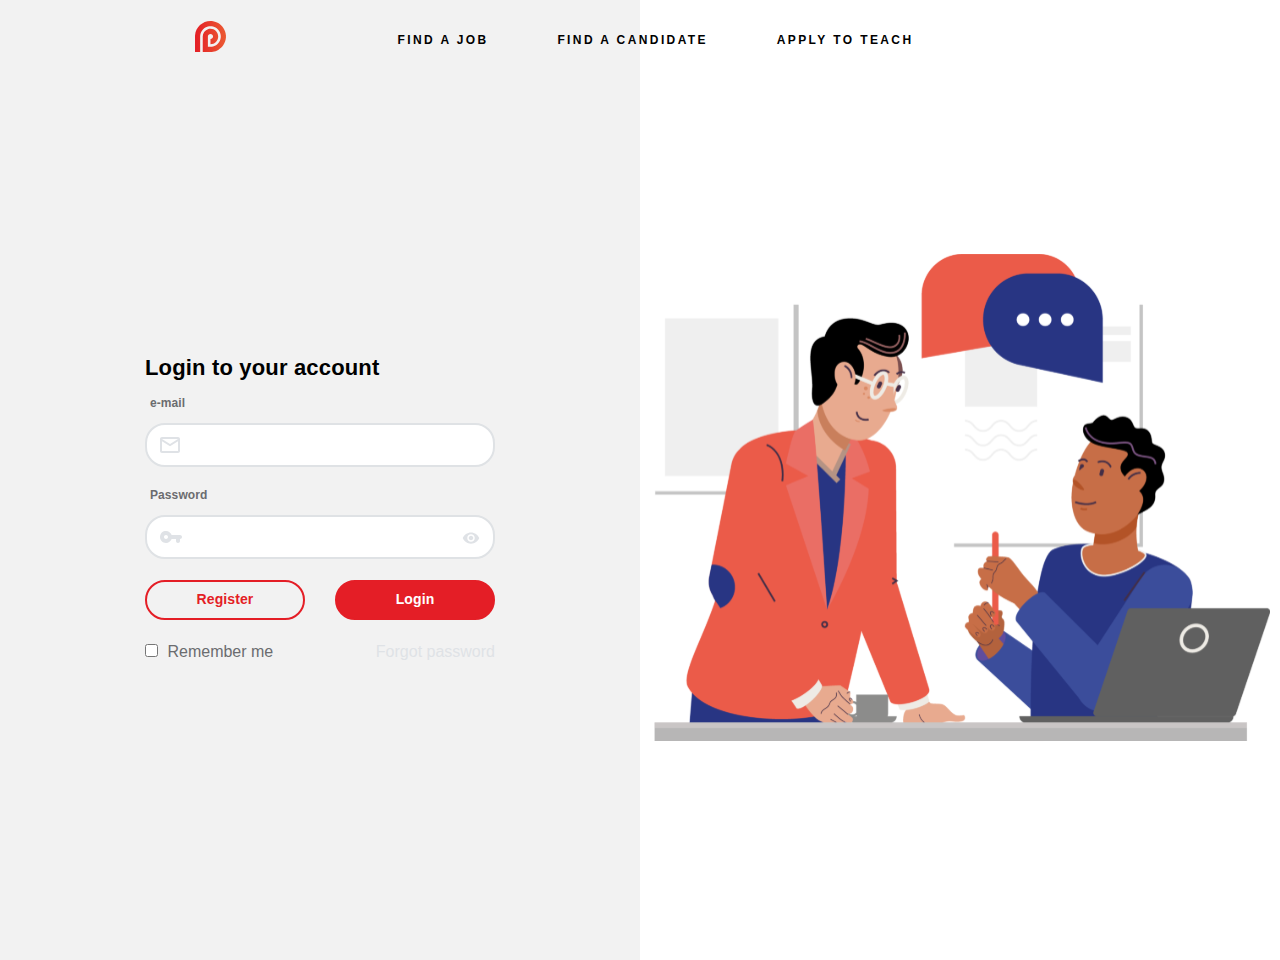
<file: work-2/index.html>
<!DOCTYPE html>
<html>
  <head>
    <meta charset="utf-8" />
    <meta name="viewport" content="width=device-width,initial-scale=1.0" />
    <title>Blog-grid</title>
    <link rel="stylesheet" href="css/normalize.css" />
    <link rel="stylesheet" href="css/style.css" />
    <link rel="stylesheet" href="css/media.css" />
  </head>
  <body>
    <div class="wrapper">
      <header class="header">
        <div class="header__wrapper">
          <div class="header__logo">
            <svg
              class="header__svg"
              width="31"
              height="31"
              viewBox="0 0 31 31"
              fill="none"
              xmlns="http://www.w3.org/2000/svg"
            >
              <path
                fill-rule="evenodd"
                clip-rule="evenodd"
                d="M0.11252 14.2008C0.0473822 14.6282 0.0125198 15.0606 0.0125198 15.497V14.2008H0.11252Z"
                fill="url(#paint0_linear)"
              />
              <rect
                y="14.2008"
                width="0.1"
                height="2.58283"
                fill="url(#paint1_linear)"
              />
              <path
                fill-rule="evenodd"
                clip-rule="evenodd"
                d="M30.9579 15.5C30.9579 15.7006 30.9524 15.9013 30.9449 16.0989V16.7907H30.9038C30.69 19.3988 29.8165 21.9093 28.3658 24.0857C27.0404 26.0755 25.2754 27.7329 23.2074 28.9293C21.6126 29.8514 19.8655 30.479 18.0491 30.7823C17.202 30.9237 16.3447 30.9948 15.486 30.995H7.74048V15.495C7.7385 12.2104 9.8062 9.28222 12.8988 8.18992C13.7263 7.89784 14.5975 7.74924 15.475 7.7505H15.4795C19.7505 7.7505 23.2129 11.2185 23.2129 15.4965C23.2129 19.7745 19.7505 23.2425 15.4795 23.2425V18.0758C16.8846 18.0719 18.0275 16.9413 18.0491 15.5341V15.4594C18.0278 14.052 16.8847 12.9211 15.4795 12.9172H15.475C14.0535 12.9191 12.9017 14.0728 12.8998 15.4965V25.8298H15.485C16.3493 25.8306 17.2104 25.723 18.0481 25.5098C19.8396 25.0518 21.4741 24.1169 22.7782 22.8041C22.9285 22.6536 23.0692 22.5031 23.2074 22.3471C24.5894 20.7934 25.4658 18.8549 25.72 16.7897C25.8262 15.932 25.8262 15.0645 25.72 14.2068C25.4658 12.1417 24.5893 10.2031 23.2074 8.6494C23.0692 8.4939 22.927 8.34091 22.7782 8.19243C21.4741 6.87961 19.8396 5.94467 18.0481 5.4867C17.2104 5.27344 16.3493 5.16593 15.485 5.16667H15.4785C14.6083 5.16663 13.7416 5.27617 12.8988 5.49272C11.116 5.95289 9.48991 6.88544 8.19121 8.19243C8.03496 8.34893 7.88472 8.50978 7.74048 8.67498C6.37246 10.2228 5.50452 12.1493 5.25097 14.2008C5.19753 14.631 5.17077 15.064 5.17084 15.4975V30.9975H0.0125198V15.4975C0.0125198 15.0611 0.0315505 14.6287 0.0671079 14.2013C0.735244 6.1735 7.43582 -0.000972297 15.4785 1.28047e-07H15.485C16.3438 -0.000110163 17.2011 0.0710284 18.0481 0.212686C19.8644 0.515804 21.6116 1.14326 23.2064 2.06516C25.2744 3.26177 27.0394 4.91931 28.3647 6.90929C29.8158 9.08589 30.6893 11.5969 30.9028 14.2053H30.9439V14.8981C30.9524 15.0987 30.9579 15.2994 30.9579 15.5Z"
                fill="url(#paint2_linear)"
              />
              <defs>
                <linearGradient
                  id="paint0_linear"
                  x1="0.0125198"
                  y1="15.497"
                  x2="0.11252"
                  y2="15.497"
                  gradientUnits="userSpaceOnUse"
                >
                  <stop stop-color="#E41E26" />
                  <stop offset="0.19" stop-color="#E52A28" />
                  <stop offset="1" stop-color="#EB5832" />
                </linearGradient>
                <linearGradient
                  id="paint1_linear"
                  x1="0"
                  y1="16.7834"
                  x2="0.1"
                  y2="16.7834"
                  gradientUnits="userSpaceOnUse"
                >
                  <stop stop-color="#E41E26" />
                  <stop offset="0.19" stop-color="#E52A28" />
                  <stop offset="1" stop-color="#EB5832" />
                </linearGradient>
                <linearGradient
                  id="paint2_linear"
                  x1="-3.57575e-07"
                  y1="30.4749"
                  x2="29.9045"
                  y2="30.4749"
                  gradientUnits="userSpaceOnUse"
                >
                  <stop stop-color="#E41E26" />
                  <stop offset="0.19" stop-color="#E52A28" />
                  <stop offset="1" stop-color="#EB5832" />
                </linearGradient>
              </defs>
            </svg>
          </div>
          <div class="header__menu">
            <ul class="menu-list">
              <li class="menu-list__item">FIND A JOB</li>
              <li class="menu-list__item">FIND A CANDIDATE</li>
              <li class="menu-list__item">APPLY TO TEACH</li>
            </ul>
          </div>
        </div>
      </header>
      <main class="main">
        <div class="main__box">
          <article class="article">
            <form class="form" action="">
              <h1 class="form__title">Login to your account</h1>
              <div class="form__item">
                <label class="form__label" for="e-mail">e-mail</label>
                <input
                  class="form__input form__input_email"
                  type="email"
                  name=""
                  id="e-mail"
                  required
                />
                <svg
                  class="form__svg form__svg_email"
                  width="20"
                  height="16"
                  viewBox="0 0 20 16"
                  fill="none"
                  xmlns="http://www.w3.org/2000/svg"
                >
                  <path
                    fill-rule="evenodd"
                    clip-rule="evenodd"
                    d="M2 0H18C19.1046 0 20 0.8954 20 2V14C20 15.1045 19.1046 16 18 16H2C0.89543 16 0 15.1045 0 14V2C0 0.8954 0.89543 0 2 0ZM10 7.00003L18 2H2L10 7.00003ZM2 14H18V4.37L10 9.35863L2 4.37V14Z"
                    fill="#DFE2E6"
                  />
                </svg>
              </div>
              <div class="form__item">
                <label class="form__label" for="password">Password</label>
                <input
                  class="form__input form__input_password"
                  type="password"
                  name=""
                  id="password"
                  required
                />
                <svg
                  class="form__svg form__svg_eye"
                  width="18"
                  height="12"
                  viewBox="0 0 18 12"
                  fill="none"
                  xmlns="http://www.w3.org/2000/svg"
                >
                  <path
                    fill-rule="evenodd"
                    clip-rule="evenodd"
                    d="M9 0.375C5.25 0.375 2.0475 2.7075 0.75 6C2.0475 9.2925 5.25 11.625 9 11.625C12.75 11.625 15.9525 9.2925 17.25 6C15.9525 2.7075 12.75 0.375 9 0.375ZM9 9.75C6.93 9.75 5.25 8.07 5.25 6C5.25 3.93 6.93 2.25 9 2.25C11.07 2.25 12.75 3.93 12.75 6C12.75 8.07 11.07 9.75 9 9.75ZM9 3.75C7.755 3.75 6.75 4.755 6.75 6C6.75 7.245 7.755 8.25 9 8.25C10.245 8.25 11.25 7.245 11.25 6C11.25 4.755 10.245 3.75 9 3.75Z"
                    fill="#DFE2E6"
                  />
                  <mask
                    id="mask0"
                    mask-type="alpha"
                    maskUnits="userSpaceOnUse"
                    x="0"
                    y="0"
                    width="18"
                    height="12"
                  >
                    <path
                      fill-rule="evenodd"
                      clip-rule="evenodd"
                      d="M9 0.375C5.25 0.375 2.0475 2.7075 0.75 6C2.0475 9.2925 5.25 11.625 9 11.625C12.75 11.625 15.9525 9.2925 17.25 6C15.9525 2.7075 12.75 0.375 9 0.375ZM9 9.75C6.93 9.75 5.25 8.07 5.25 6C5.25 3.93 6.93 2.25 9 2.25C11.07 2.25 12.75 3.93 12.75 6C12.75 8.07 11.07 9.75 9 9.75ZM9 3.75C7.755 3.75 6.75 4.755 6.75 6C6.75 7.245 7.755 8.25 9 8.25C10.245 8.25 11.25 7.245 11.25 6C11.25 4.755 10.245 3.75 9 3.75Z"
                      fill="white"
                    />
                  </mask>
                  <g mask="url(#mask0)"></g>
                </svg>
                <svg
                  class="form__svg form__svg_key"
                  width="22"
                  height="14"
                  viewBox="0 0 22 14"
                  fill="none"
                  xmlns="http://www.w3.org/2000/svg"
                >
                  <path
                    fill-rule="evenodd"
                    clip-rule="evenodd"
                    d="M11.6491 5.00104C10.6991 2.31104 7.89912 0.501037 4.76912 1.12104C2.47912 1.58104 0.619116 3.41104 0.139116 5.70104C-0.680884 9.57104 2.25912 13.001 5.99912 13.001C8.60912 13.001 10.8291 11.331 11.6491 9.00104H15.9991V11.001C15.9991 12.101 16.8991 13.001 17.9991 13.001C19.0991 13.001 19.9991 12.101 19.9991 11.001V9.00104C21.0991 9.00104 21.9991 8.10104 21.9991 7.00104C21.9991 5.90104 21.0991 5.00104 19.9991 5.00104H11.6491ZM5.99912 9.00104C4.89912 9.00104 3.99912 8.10104 3.99912 7.00104C3.99912 5.90104 4.89912 5.00104 5.99912 5.00104C7.09912 5.00104 7.99912 5.90104 7.99912 7.00104C7.99912 8.10104 7.09912 9.00104 5.99912 9.00104Z"
                    fill="#DFE2E6"
                  />
                  <mask
                    id="mask0"
                    mask-type="alpha"
                    maskUnits="userSpaceOnUse"
                    x="0"
                    y="0"
                    width="22"
                    height="14"
                  >
                    <path
                      fill-rule="evenodd"
                      clip-rule="evenodd"
                      d="M11.6491 5.00104C10.6991 2.31104 7.89912 0.501037 4.76912 1.12104C2.47912 1.58104 0.619116 3.41104 0.139116 5.70104C-0.680884 9.57104 2.25912 13.001 5.99912 13.001C8.60912 13.001 10.8291 11.331 11.6491 9.00104H15.9991V11.001C15.9991 12.101 16.8991 13.001 17.9991 13.001C19.0991 13.001 19.9991 12.101 19.9991 11.001V9.00104C21.0991 9.00104 21.9991 8.10104 21.9991 7.00104C21.9991 5.90104 21.0991 5.00104 19.9991 5.00104H11.6491ZM5.99912 9.00104C4.89912 9.00104 3.99912 8.10104 3.99912 7.00104C3.99912 5.90104 4.89912 5.00104 5.99912 5.00104C7.09912 5.00104 7.99912 5.90104 7.99912 7.00104C7.99912 8.10104 7.09912 9.00104 5.99912 9.00104Z"
                      fill="white"
                    />
                  </mask>
                  <g mask="url(#mask0)"></g>
                </svg>
              </div>
              <div class="form-buttons">
                <input
                  class="form-buttons__item form-buttons__item_reg"
                  type="submit"
                  value="Register"
                />
                <input
                  class="form-buttons__item form-buttons__item_log"
                  type="submit"
                  value="Login"
                />
              </div>
              <div class="final-action">
                <div class="final-action__check">
                  <input type="checkbox" name="" id="check" />
                  <label class="final-action____label" for="check"
                    >Remember me</label
                  >
                </div>
                <a class="final-action__link" href="#">Forgot password</a>
              </div>
            </form>
          </article>
          <div class="img-box">
            <svg
              class="img-box__svg"
              width="648"
              height="509"
              viewBox="0 0 648 509"
              fill="none"
              xmlns="http://www.w3.org/2000/svg"
              xmlns:xlink="http://www.w3.org/1999/xlink"
            >
              <rect width="648" height="509" fill="url(#pattern0)" />
              <defs>
                <pattern
                  id="pattern0"
                  patternContentUnits="objectBoundingBox"
                  width="1"
                  height="1"
                >
                  <use
                    xlink:href="#image0"
                    transform="scale(0.000681663 0.00087184)"
                  />
                </pattern>
                <image
                  id="image0"
                  width="1467"
                  height="1147"
                  xlink:href="[data-uri]"
                />
              </defs>
            </svg>
          </div>
        </div>
      </main>
    </div>
  </body>
</html>
</file>
<file: work-2/css/style.css>
:root {
  --ff: Montserrat, sans-serif;
}
.wrapper {
  width: 100%;
  max-width: 1440px;
  margin: 0 auto;
  padding-top: 21px;
  box-sizing: border-box;
  background: linear-gradient(to right, #f2f2f2 50%, #fff 50%);
  min-height: 100vh;
}
/* ===== HEADER ===== */
.header__logo {
  cursor: pointer;
}
.header__wrapper {
  display: flex;
  margin: 0 auto;
  width: 100%;
  max-width: 911px;
  padding: 0 10px;
  box-sizing: border-box;
}
.header__menu {
  display: flex;
  justify-content: center;
  flex-grow: 1;
}
.menu-list {
  display: flex;
  justify-content: space-between;
  width: 100%;
  max-width: 516px;
  list-style: none;
  padding: 0;
  font: normal bold 12px var(--ff);
  line-height: 15px;
  letter-spacing: 2.4px;
}
.menu-list__item {
  cursor: pointer;
}
/* ===== MAIN ===== */
.main__box {
  display: flex;
  align-items: center;
  min-height: 100vh;
  padding-bottom: 20px;
  box-sizing: border-box;
}
.article {
  width: 100%;
  padding: 0 10px;
  box-sizing: border-box;
}
.img-box {
  flex-grow: 1;
  width: 100%;
  min-width: 320px;
  padding: 0 10px;
  box-sizing: border-box;
}
.img-box__svg {
  width: 100%;
}
/* ===== FORM ===== */
.form {
  width: 100%;
  max-width: 350px;
  margin: 0 auto;
}
.form__title {
  font: normal bold 22px var(--ff);
  line-height: 27px;
  letter-spacing: 0.165px;
  white-space: nowrap;
}
.form__label {
  font: normal bold 12px var(--ff);
  line-height: 15px;
  letter-spacing: 0.09px;
  color: #6b6c6f;
  margin-left: 5px;
}
.form__input {
  max-width: 260px;
  height: 40px;
  border-radius: 20px;
  border: 2px solid #dfe2e5;
  outline: none;
  margin: 12px 0 21px 0;
  padding: 0 45px;
}
.form__input:focus {
  border-color: #000;
}
.form__item {
  position: relative;
  display: flex;
  flex-direction: column;
}
.form__svg {
  position: absolute;
}
.form__svg_email {
  top: 45%;
  left: 15px;
}
.form__svg_eye {
  right: 15px;
  top: 48%;
}
.form__svg_key {
  top: 46%;
  left: 15px;
}
.form-buttons {
  display: flex;
  justify-content: space-between;
}
.form-buttons__item {
  border: 2px solid #e41e26;
  background: none;
  border-radius: 20px;
  width: 100%;
  max-width: 160px;
  height: 40px;
  cursor: pointer;
  font: normal 600 14px var(--ff);
  line-height: 17px;
  letter-spacing: 0.105px;
  color: #e41e26;
}
.form-buttons__item_reg {
  background-color: rgba(255, 255, 255, 0.0001);
  margin-right: 10px;
}
.form-buttons__item_log {
  background-color: #e41e26;
  color: #fff;
}
.form-buttons__item:hover {
  background-color: #e41e26;
  color: #fff;
  transition: all 0.4s;
}
.final-action {
  display: flex;
  justify-content: space-between;
  margin-top: 23px;
}
.final-action {
  color: #6b6c6f;
  font-family: var(--ff);
}
.final-action__link {
  color: #dfe2e6;
  text-decoration: none;
  cursor: pointer;
  font-family: var(--ff);
}
.final-action__link:hover {
  color: lightskyblue;
}
input[type="checkbox"] {
  margin-right: 5px;
}
</file>
<file: work-2/css/media.css>
@media (max-width: 768px) {
  .main__box {
    flex-direction: column-reverse;
    justify-content: flex-end;
  }
  .img-box {
    max-height: max-content;
    margin: 20px auto;
  }
  .main__box {
    padding-top: 0;
  }
  .img-box svg {
    height: 100%;
  }
  .form {
    max-width: 450px;
  }
  .form__input {
    max-width: 100%;
  }
}
@media (max-width: 640px) {
  .header__wrapper {
    padding: 0 20px;
  }
  .menu-list {
    flex-direction: column;
    align-items: flex-end;
    margin: 0;
    font-size: 16px;
  }
  .menu-list__item {
    margin: 12px 0;
  }
  .form__label {
    font-size: 16px;
  }
  .header__svg {
    width: 41px;
    height: 41px;
  }
  .form__title {
    text-align: center;
  }
}
@media (max-width: 375px) {
  .form__title {
    font-size: 18px;
    text-align: center;
  }
}
</file>
